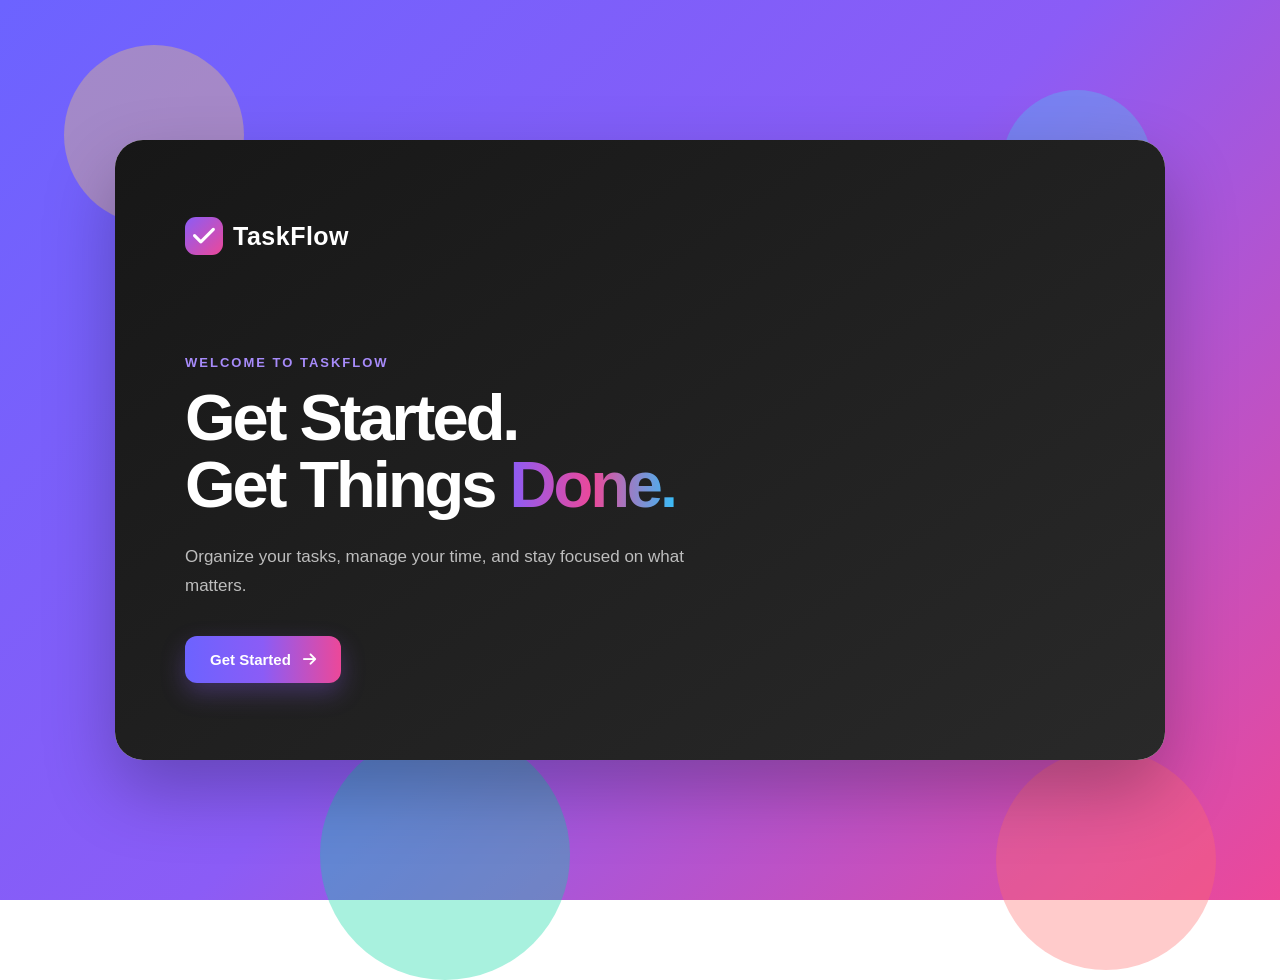
<file: index.html>
<!DOCTYPE html>
<html lang="en">

<head>
    <meta charset="UTF-8">
    <meta name="viewport" content="width=device-width, initial-scale=1.0">
    <title>TaskFlow</title>
    <link rel="stylesheet" href="index.css">
    <link rel="stylesheet" href="https://cdnjs.cloudflare.com/ajax/libs/font-awesome/6.5.2/css/all.min.css">
</head>

<body>

    <nav class="navbar">
        <div class="logo">
            <span><i class="fa-solid fa-check"></i></span>
            TaskFlow
        </div>
        <div class="nav-links">
            <a href="#dashboard" class="nav-link active">
                <span class="nav-icon"><i class="fa-solid fa-house"></i></span>
                <span>Home</span>
            </a>
            <a href="#tasks" class="nav-link">
                <span class="nav-icon"><i class="fa-solid fa-list-check"></i></span>
                <span>My Tasks</span>
            </a>
            <a href="#progress-section" class="nav-link">
                <span class="nav-icon"><i class="fa-solid fa-chart-pie"></i></span>
                <span>Progress</span>
            </a>
            <a href="#settings" class="nav-link">
                <span class="nav-icon"><i class="fa-solid fa-gear"></i></span>
                <span>Settings</span>
            </a>
            <div class="sidebar-bottom">

    <div class="appearance-section">
        <span class="appearance-title">Appearance</span>

        <div class="theme-buttons">
            <button id="lightModeBtn" class="theme-btn">
                <i class="fa-solid fa-sun"></i>
                <span>Light</span>
            </button>

            <button id="darkModeBtn" class="theme-btn">
                <i class="fa-solid fa-moon"></i>
                <span>Dark</span>
            </button>
        </div>
    </div>

    <button id="logoutBtn" class="logout-btn">
        <i class="fa-solid fa-right-from-bracket"></i>
        <span>Logout</span>
    </button>

</div>
        </div>
    </nav>

    <main>

        <section class="dashboard" id="dashboard">
            <div class="welcome">
                <h1>Welcome to TaskFlow</h1>
                <p>Stay organized, stay focused, and get things done.</p>
            </div>

            <div class="stats">
                <div class="stat-card">
                    <h2 id="totalTasks">0</h2>
                    <p>Total Tasks</p>
                </div>
                <div class="stat-card">
                    <h2 id="completedTasks">0</h2>
                    <p>Completed</p>
                </div>
                <div class="stat-card">
                    <h2 id="pendingTasks">0</h2>
                    <p>Pending</p>
                </div>
                <div class="stat-card">
                    <h2 id="progress">0%</h2>
                    <p>Progress</p>
                </div>
            </div>

            <div class="dashboard-action">
                <button id="startBtn" type="button">
                    <i class="fa-solid fa-plus"></i> Add New Task
                </button>
            </div>
        </section>

        <section id="tasks">
            <h1>My Tasks</h1>
            <p class="section-subtitle">Add and manage your daily tasks.</p>

            <div class="search-box">
                <input type="text" id="searchInput" placeholder="Search tasks...">
            </div>

            <div class="task-form">
                <input type="text" id="taskInput" placeholder="Enter your task...">
                <input type="date" id="taskDate">
                <button id="addTaskBtn" type="button">
                    <i class="fa-solid fa-plus"></i> Add Task
                </button>
            </div>

            <div class="task-filters">
                <button class="filter-btn active" data-filter="all" type="button">All</button>
                <button class="filter-btn" data-filter="pending" type="button">Pending</button>
                <button class="filter-btn" data-filter="completed" type="button">Completed</button>
            </div>

            <ul id="taskList"></ul>
        </section>

        <section id="progress-section">
            <h1>Progress</h1>
            <p class="section-subtitle">Track your productivity and task completion.</p>

            <div class="progress-overview">
                <div class="progress-card">
                    <div class="progress-circle">
                        <span id="progressPercentage">0%</span>
                    </div>
                    <div class="progress-content">
                        <h2>Overall Progress</h2>
                        <p id="progressMessage">Start completing your tasks!</p>
                    </div>
                </div>

                <div class="progress-details">
                    <div class="progress-stat">
                        <span class="progress-icon"><i class="fa-solid fa-clipboard-list"></i></span>
                        <h2 id="progressTotal">0</h2>
                        <p>Total Tasks</p>
                    </div>
                    <div class="progress-stat">
                        <span class="progress-icon"><i class="fa-solid fa-circle-check"></i></span>
                        <h2 id="progressCompleted">0</h2>
                        <p>Completed</p>
                    </div>
                    <div class="progress-stat">
                        <span class="progress-icon"><i class="fa-solid fa-hourglass-half"></i></span>
                        <h2 id="progressPending">0</h2>
                        <p>Pending</p>
                    </div>
                </div>
            </div>

            <div class="progress-bar-section">
                <div class="progress-bar-header">
                    <strong>Task Completion</strong>
                    <span id="progressBarText">0%</span>
                </div>
                <div class="progress-bar-container">
                    <div class="progress-bar" id="progressBar"></div>
                </div>
            </div>
        </section>

        <section id="settings">
            <h1>Settings</h1>
            <p class="section-subtitle">Customize your TaskFlow experience.</p>

            <div class="settings-card">
                <h2>Preferences</h2>

                <div class="setting-item">
                    <div>
                        <strong>Save Tasks Automatically</strong>
                        <p>Keep your tasks saved when you refresh the page.</p>
                    </div>
                    <label class="switch">
                        <input type="checkbox" id="autoSave" checked>
                        <span class="slider"></span>
                    </label>
                </div>

                <div class="setting-item">
                    <div>
                        <strong>Show Completed Tasks</strong>
                        <p>Keep completed tasks visible in the task list.</p>
                    </div>
                    <label class="switch">
                        <input type="checkbox" id="showCompleted" checked>
                        <span class="slider"></span>
                    </label>
                </div>
            </div>


            <div class="settings-card">
                <h2>Data Management</h2>
                <p>Remove all tasks from TaskFlow.</p>
                <button id="clearTasksBtn" class="clear-btn" type="button">
                    <i class="fa-solid fa-trash"></i> Clear All Tasks
                </button>
            </div>
        </section>

    </main>

    <script src="script.js"></script>
</body>

</html>
</file>
<file: index.css>
@import url('https://fonts.googleapis.com/css2?family=Poppins:wght@400;500;600;700;800&display=swap');

* {

    margin: 0;

    padding: 0;

    box-sizing: border-box;

}

html {

    scroll-behavior: smooth;

}

:root {

    --background: #f5f3fa;

    --text: #222222;

    --secondary-text: #6b6b76;

    --card: #ffffff;

    --sidebar: #111111;

    --input: #ffffff;

    --border: #e3deed;

    --soft-border: #ece8f3;

    --hover: #f3effa;

    --button:

        linear-gradient(

            135deg,

            #6d63ff 0%,

            #a855f7 50%,

            #ec4899 100%

        );

    --button-text: #ffffff;

    --progress-background: #e8e4f0;

    --purple: #7c5cff;

    --pink: #ec4899;

    --blue: #38bdf8;

    --gradient:

        linear-gradient(

            135deg,

            #6d63ff 0%,

            #a855f7 50%,

            #ec4899 100%

        );

    --gradient-text:

        linear-gradient(

            90deg,

            #7c3aed,

            #c026d3,

            #db2777,

            #0284c7

        );

    --shadow:

        0 8px 25px rgba(50, 30, 80, 0.08);

    --strong-shadow:

        0 15px 35px rgba(50, 30, 80, 0.13);

}

body.dark-mode {

    --background: #090909;

    --text: #ffffff;

    --secondary-text: #a1a1aa;

    --card: #1b1b1b;

    --sidebar: #0e0e0e;

    --input: #151515;

    --border: rgba(255, 255, 255, 0.08);

    --soft-border: rgba(255, 255, 255, 0.06);

    --hover: rgba(139, 92, 246, 0.10);

    --button:

        linear-gradient(

            135deg,

            #6d63ff 0%,

            #a855f7 50%,

            #ec4899 100%

        );

    --button-text: #ffffff;

    --progress-background: #2b2b2b;

    --purple: #8b5cf6;

    --pink: #ec4899;

    --blue: #38bdf8;

    --gradient:

        linear-gradient(

            135deg,

            #6d63ff 0%,

            #a855f7 50%,

            #ec4899 100%

        );

    --gradient-text:

        linear-gradient(

            90deg,

            #8b5cf6,

            #d946ef,

            #ec4899,

            #38bdf8

        );

    --shadow:

        0 10px 30px rgba(0, 0, 0, 0.20);

    --strong-shadow:

        0 18px 40px rgba(0, 0, 0, 0.35);

}

body {

    font-family:

        "Poppins",

        Arial,

        sans-serif;

    background:

        radial-gradient(

            circle at 5% 10%,

            rgba(109, 99, 255, 0.10),

            transparent 25%

        ),

        radial-gradient(

            circle at 95% 15%,

            rgba(236, 72, 153, 0.08),

            transparent 25%

        ),

        var(--background);

    color: var(--text);

    min-height: 100vh;

    transition:

        background 0.4s ease,

        color 0.4s ease;

}

body.dark-mode {

    background:

        radial-gradient(

            circle at 5% 10%,

            rgba(109, 99, 255, 0.08),

            transparent 25%

        ),

        radial-gradient(

            circle at 95% 15%,

            rgba(236, 72, 153, 0.07),

            transparent 25%

        ),

        #090909;

}

::-webkit-scrollbar {

    width: 8px;

}

::-webkit-scrollbar-track {

    background: var(--background);

}

::-webkit-scrollbar-thumb {

    background:

        linear-gradient(

            #7c5cff,

            #ec4899

        );

    border-radius: 20px;

}

::-webkit-scrollbar-thumb:hover {

    background:

        linear-gradient(

            #8b5cf6,

            #f472b6

        );

}

.navbar {

    position: fixed;

    left: 0;

    top: 0;

    width: 240px;

    height: 100vh;

    padding: 30px 20px;

    background:

        linear-gradient(

            180deg,

            #171717 0%,

            #0d0d0d 100%

        );

    border-right:

        1px solid

        rgba(255, 255, 255, 0.06);

    box-shadow:

        8px 0 30px

        rgba(0, 0, 0, 0.20);

    display: flex;

    flex-direction: column;

    z-index: 1000;

    transition:

        background 0.4s ease,

        box-shadow 0.4s ease;

}

.logo {

    display: flex;

    align-items: center;

    font-size: 22px;

    font-weight: 700;

    letter-spacing: 0.3px;

    margin-bottom: 50px;

    color: #ffffff;

    cursor: default;

}

.logo span {

    display: inline-flex;

    justify-content: center;

    align-items: center;

    width: 32px;

    height: 32px;

    margin-right: 8px;

    border-radius: 9px;

    background:

        linear-gradient(

            135deg,

            #7c5cff,

            #d946ef,

            #ec4899

        );

    color: #ffffff;

    box-shadow:

        0 6px 18px

        rgba(139, 92, 246, 0.35);

    transition:

        transform 0.35s ease,

        box-shadow 0.35s ease;

}

.logo:hover span {

    transform:

        rotate(360deg)

        scale(1.08);

    box-shadow:

        0 8px 25px

        rgba(236, 72, 153, 0.40);

}

.nav-links {

    display: flex;

    flex-direction: column;

    gap: 8px;

}

.nav-links a {

    position: relative;

    display: flex;

    align-items: center;

    gap: 12px;

    padding: 13px 15px;

    text-decoration: none;

    color: #a1a1aa;

    border-radius: 11px;

    overflow: hidden;

    transition:

        transform 0.3s ease,

        background 0.3s ease,

        color 0.3s ease,

        box-shadow 0.3s ease;

}

.nav-icon {

    width: 25px;

    display: inline-flex;

    justify-content: center;

    align-items: center;

    font-size: 18px;

    transition:

        transform 0.3s ease,

        color 0.3s ease;

}

.nav-links a:hover {

    transform:

        translateX(6px);

    background:

        linear-gradient(

            90deg,

            rgba(124, 92, 255, 0.18),

            rgba(236, 72, 153, 0.10)

        );

    color: #ffffff;

    box-shadow:

        inset 2px 0 0

        rgba(139, 92, 246, 0.7);

}

.nav-links a:hover .nav-icon {

    transform:

        scale(1.15)

        rotate(-5deg);

    color: #c084fc;

}

.nav-links a.active {

    background:

        linear-gradient(

            135deg,

            #6d63ff,

            #a855f7,

            #ec4899

        );

    color: #ffffff;

    transform:

        translateX(5px);

    box-shadow:

        0 8px 25px

        rgba(139, 92, 246, 0.28);

}

.nav-links a.active::before {

    content: "";

    position: absolute;

    left: 0;

    top: 18%;

    width: 4px;

    height: 64%;

    background: #ffffff;

    border-radius:

        0 5px 5px 0;

    animation:

        navIndicator 0.3s ease;

}

.nav-links a.active .nav-icon {

    transform:

        scale(1.15);

    color: #ffffff;

}

@keyframes navIndicator {

    from {

        height: 0;

        opacity: 0;

    }

    to {

        height: 64%;

        opacity: 1;

    }

}

main {

    margin-left: 240px;

    padding: 40px;

}

.dashboard {

    max-width: 1150px;

    margin: 40px auto;

    padding: 20px;

}

.welcome {

    position: relative;

    margin-bottom: 40px;

}

.welcome h1 {

    font-size: 42px;

    font-weight: 700;

    margin-bottom: 10px;

    letter-spacing: -1.5px;

    color: var(--text);

}

.welcome p {

    font-size: 17px;

    color: var(--secondary-text);

    line-height: 1.7;

}

.gradient-text {

    background:

        var(--gradient-text);

    -webkit-background-clip: text;

    background-clip: text;

    -webkit-text-fill-color: transparent;

}

.stats {

    display: grid;

    grid-template-columns:

        repeat(4, 1fr);

    gap: 22px;

}

.stat-card {

    position: relative;

    overflow: hidden;

    background: var(--card);

    padding: 25px;

    border:

        1px solid

        var(--soft-border);

    border-radius: 18px;

    box-shadow:

        var(--shadow);

    transition:

        transform 0.3s ease,

        box-shadow 0.3s ease,

        border-color 0.3s ease,

        background 0.4s ease;

}

.stat-card::before {

    content: "";

    position: absolute;

    top: 0;

    left: 0;

    width: 100%;

    height: 3px;

    background:

        linear-gradient(

            90deg,

            #6d63ff,

            #a855f7,

            #ec4899,

            #38bdf8

        );

    transform:

        scaleX(0);

    transform-origin: left;

    transition:

        transform 0.4s ease;

}

.stat-card:hover {

    transform:

        translateY(-7px);

    border-color:

        rgba(139, 92, 246, 0.30);

    box-shadow:

        var(--strong-shadow);

}

.stat-card:hover::before {

    transform:

        scaleX(1);

}

.stat-card h2 {

    font-size: 32px;

    font-weight: 700;

    margin-bottom: 8px;

    background:

        var(--gradient-text);

    -webkit-background-clip: text;

    background-clip: text;

    -webkit-text-fill-color: transparent;

}

.stat-card p {

    color: var(--secondary-text);

    font-size: 14px;

}

.dashboard-action {

    margin-top: 35px;

}

#startBtn,

#addTaskBtn {

    border: none;

    border-radius: 11px;

    background:

        linear-gradient(

            135deg,

            #6d63ff,

            #a855f7,

            #ec4899

        );

    color: #ffffff;

    cursor: pointer;

    font-family:

        "Poppins",

        sans-serif;

    font-weight: 600;

    box-shadow:

        0 8px 25px

        rgba(139, 92, 246, 0.30);

    transition:

        transform 0.3s ease,

        box-shadow 0.3s ease,

        opacity 0.3s ease;

}

#startBtn {

    padding:

        13px 22px;

    font-size: 16px;

}

#addTaskBtn {

    padding:

        14px 20px;

    min-width: 120px;

    font-size: 15px;

}

#startBtn:hover,

#addTaskBtn:hover {

    transform:

        translateY(-3px);

    box-shadow:

        0 12px 30px

        rgba(139, 92, 246, 0.45);

}

#tasks,

#progress-section,

#settings {

    min-height: 600px;

    max-width: 1100px;

    margin: 40px auto;

    padding: 40px 20px;

}

#tasks h1,

#progress-section h1,

#settings h1 {

    font-size: 35px;

    font-weight: 700;

    margin-bottom: 15px;

    color: var(--text);

}

#tasks p,

#progress-section p,

#settings p {

    font-size: 17px;

    color: var(--secondary-text);

}

.section-subtitle {

    color: var(--secondary-text);

    font-size: 17px;

    margin-bottom: 30px;

}

.search-box {

    position: relative;

    margin-bottom: 18px;

}

.search-box input {

    width: 100%;

    height: 48px;

    padding:

        12px 18px;

    border:

        1px solid

        var(--border);

    border-radius: 12px;

    background:

        var(--input);

    color:

        var(--text);

    font-family:

        "Poppins",

        sans-serif;

    font-size: 15px;

    outline: none;

    box-shadow:

        var(--shadow);

    transition:

        border-color 0.3s ease,

        box-shadow 0.3s ease,

        transform 0.2s ease,

        background 0.4s ease,

        color 0.4s ease;

}

.search-box input::placeholder {

    color:

        var(--secondary-text);

}

.search-box input:focus {

    transform:

        translateY(-1px);

    border-color:

        #8b5cf6;

    box-shadow:

        0 0 0 3px

        rgba(139, 92, 246, 0.10),

        var(--shadow);

}

.task-form {

    display: flex;

    gap: 12px;

    margin-bottom: 25px;

    padding: 18px;

    background:

        var(--card);

    border:

        1px solid

        var(--soft-border);

    border-radius: 17px;

    box-shadow:

        var(--shadow);

}

#taskInput {

    flex: 1;

}

#taskInput,

#taskDate {

    padding:

        14px 16px;

    border:

        1px solid

        var(--border);

    border-radius: 10px;

    font-family:

        "Poppins",

        sans-serif;

    font-size: 15px;

    outline: none;

    background:

        var(--input);

    color:

        var(--text);

    transition:

        border-color 0.3s ease,

        box-shadow 0.3s ease,

        transform 0.2s ease,

        background 0.4s ease,

        color 0.4s ease;

}

#taskDate {

    cursor: pointer;

}

#taskInput::placeholder {

    color:

        var(--secondary-text);

}

#taskInput:focus,

#taskDate:focus {

    transform:

        translateY(-1px);

    border-color:

        #8b5cf6;

    box-shadow:

        0 0 0 3px

        rgba(139, 92, 246, 0.10);

}

.task-filters {

    display: flex;

    gap: 8px;

    width: fit-content;

    padding: 5px;

    margin-bottom: 20px;

    background:

        var(--hover);

    border:

        1px solid

        var(--soft-border);

    border-radius: 12px;

}

.task-filters button {

    position: relative;

    overflow: hidden;

    padding:

        9px 16px;

    border: none;

    border-radius: 8px;

    background:

        transparent;

    color:

        var(--secondary-text);

    cursor: pointer;

    font-family:

        "Poppins",

        sans-serif;

    font-weight: 500;

    transition:

        transform 0.2s ease,

        background 0.3s ease,

        color 0.3s ease,

        box-shadow 0.3s ease;

}

.task-filters button:hover {

    transform:

        translateY(-2px);

    background:

        rgba(139, 92, 246, 0.10);

    color:

        var(--text);

}

.task-filters button.active {

    background:

        linear-gradient(

            135deg,

            #6d63ff,

            #a855f7,

            #ec4899

        );

    color:

        #ffffff;

    box-shadow:

        0 5px 15px

        rgba(139, 92, 246, 0.25);

}

#taskList {

    list-style: none;

    padding: 0;

    margin: 0;

}

.task-item {

    position: relative;

    overflow: hidden;

    display: flex;

    justify-content:

        space-between;

    align-items: center;

    background:

        var(--card);

    padding:

        19px 20px;

    margin-bottom: 12px;

    border:

        1px solid

        var(--soft-border);

    border-radius: 14px;

    box-shadow:

        var(--shadow);

    animation:

        taskAppear 0.5s ease both;

    transition:

        transform 0.35s ease,

        box-shadow 0.35s ease,

        border-color 0.35s ease,

        background 0.35s ease;

}

.task-item:hover {

    transform:

        translateY(-6px)

        scale(1.01);

    border-color:

        rgba(139, 92, 246, 0.30);

    box-shadow:

        var(--strong-shadow);

}

.task-item::before {

    content: "";

    position: absolute;

    top: 0;

    left: -120%;

    width: 70%;

    height: 100%;

    background:

        linear-gradient(

            110deg,

            transparent 20%,

            rgba(139, 92, 246, 0.08) 50%,

            transparent 80%

        );

    transform:

        skewX(-20deg);

    transition:

        left 0.7s ease;

    pointer-events: none;

}

.task-item:hover::before {

    left: 140%;

}

.task-content {

    display: flex;

    align-items: center;

    gap: 14px;

    transition:

        transform 0.35s ease;

}

.task-item:hover .task-content {

    transform:

        translateX(5px);

}

.task-content strong {

    display: block;

    font-size: 16px;

    margin-bottom: 2px;

    letter-spacing: 0.1px;

    color:

        var(--text);

}

.task-content small {

    display: block;

    margin-top: 2px;

    color:

        var(--secondary-text);

    font-size: 13px;

}

.task-checkbox {

    width: 18px;

    height: 18px;

    cursor: pointer;

    accent-color:

        #8b5cf6;

    transition:

        transform 0.25s ease;

}

.task-item:hover .task-checkbox {

    transform:

        scale(1.15);

}

.task-item .delete-btn {

    border: none;

    background:

        transparent;

    color:

        var(--secondary-text);

    font-size: 18px;

    cursor: pointer;

    padding: 8px;

    border-radius: 8px;

    transition:

        transform 0.25s ease,

        background 0.25s ease,

        color 0.25s ease;

}

.task-item:hover .delete-btn {

    transform:

        scale(1.15)

        rotate(8deg);

    background:

        rgba(236, 72, 153, 0.10);

    color:

        #ec4899;

}

.task-item.completed {

    opacity: 0.60;

}

.task-item.completed strong {

    text-decoration:

        line-through;

    color:

        var(--secondary-text);

}

@keyframes taskAppear {

    from {

        opacity: 0;

        transform:

            translateY(30px)

            scale(0.94);

    }

    to {

        opacity: 1;

        transform:

            translateY(0)

            scale(1);

    }

}

.progress-overview {

    display: flex;

    gap: 25px;

    margin-top: 25px;

}

.progress-card {

    flex: 1;

    min-height: 260px;

    display: flex;

    align-items: center;

    justify-content: center;

    gap: 30px;

    padding: 30px;

    background:

        var(--card);

    border:

        1px solid

        var(--border);

    border-radius: 18px;

    box-shadow:

        var(--shadow);

    text-align: center;

    transition:

        transform 0.3s ease,

        box-shadow 0.3s ease,

        border-color 0.3s ease,

        background 0.4s ease;

}

.progress-card:hover {

    border-color:

        rgba(139, 92, 246, 0.25);

    box-shadow:

        var(--strong-shadow);

}

.progress-circle {

    width: 150px;

    height: 150px;

    flex-shrink: 0;

    border-radius: 50%;

    display: flex;

    align-items: center;

    justify-content: center;

    background:

        var(--input);

    border:

        10px solid

        #8b5cf6;

    box-shadow:

        0 0 0 5px

        rgba(139, 92, 246, 0.08),

        0 10px 30px

        rgba(139, 92, 246, 0.15);

}

.progress-circle span {

    font-size: 30px;

    font-weight: 700;

    color:

        var(--text);

}

.progress-content h2 {

    margin-bottom: 10px;

    color:

        var(--text);

}

.progress-content p {

    color:

        var(--secondary-text);

    line-height: 1.6;

}

.progress-details {

    flex: 1;

    display: flex;

    gap: 15px;

    align-items: stretch;

}

.progress-stat {

    flex: 1;

    padding:

        25px 15px;

    background:

        var(--card);

    border:

        1px solid

        var(--border);

    border-radius: 15px;

    text-align: center;

    box-shadow:

        var(--shadow);

    transition:

        transform 0.3s ease,

        box-shadow 0.3s ease,

        border-color 0.3s ease,

        background 0.4s ease;

}

.progress-stat:hover {

    transform:

        translateY(-5px);

    border-color:

        rgba(139, 92, 246, 0.25);

    box-shadow:

        var(--strong-shadow);

}

.progress-icon {

    display: block;

    font-size: 28px;

    margin-bottom: 12px;

    background:

        linear-gradient(

            90deg,

            #8b5cf6,

            #ec4899,

            #38bdf8

        );

    -webkit-background-clip: text;

    background-clip: text;

    -webkit-text-fill-color: transparent;

}

.progress-stat h2 {

    margin:

        5px 0;

    font-size: 30px;

    color:

        var(--text);

}

.progress-stat p {

    margin: 0;

    color:

        var(--secondary-text);

}

.progress-bar-section {

    margin-top: 25px;

    padding: 25px;

    background:

        var(--card);

    border:

        1px solid

        var(--border);

    border-radius: 15px;

    box-shadow:

        var(--shadow);

    transition:

        box-shadow 0.3s ease,

        border-color 0.3s ease,

        background 0.4s ease;

}

.progress-bar-section:hover {

    border-color:

        rgba(139, 92, 246, 0.25);

    box-shadow:

        var(--strong-shadow);

}

.progress-bar-header {

    display: flex;

    justify-content:

        space-between;

    margin-bottom: 12px;

    color:

        var(--text);

}

.progress-bar-container {

    width: 100%;

    height: 14px;

    background:

        var(--progress-background);

    border-radius: 20px;

    overflow: hidden;

}

.progress-bar {

    height: 100%;

    width: 0%;

    background:

        linear-gradient(

            90deg,

            #6d63ff,

            #a855f7,

            #ec4899,

            #38bdf8

        );

    border-radius: 20px;

    box-shadow:

        0 0 15px

        rgba(139, 92, 246, 0.35);

    transition:

        width 0.5s ease;

}

#progressBarText {

    font-weight: 700;

    background:

        var(--gradient-text);

    -webkit-background-clip: text;

    background-clip: text;

    -webkit-text-fill-color: transparent;

}

.settings-card {

    background:

        var(--card);

    padding: 25px;

    border:

        1px solid

        var(--soft-border);

    border-radius: 17px;

    margin-bottom: 20px;

    box-shadow:

        var(--shadow);

    transition:

        transform 0.3s ease,

        box-shadow 0.3s ease,

        background 0.4s ease,

        border-color 0.3s ease;

}

.settings-card:hover {

    transform:

        translateY(-3px);

    border-color:

        rgba(139, 92, 246, 0.20);

    box-shadow:

        var(--strong-shadow);

}

.settings-card h2 {

    margin-bottom: 20px;

    color:

        var(--text);

}

.settings-card > p {

    color:

        var(--secondary-text);

    margin-bottom: 20px;

}

.setting-item {

    display: flex;

    justify-content:

        space-between;

    align-items: center;

    padding: 18px 0;

    border-bottom:

        1px solid

        var(--soft-border);

    transition:

        background 0.3s ease,

        padding-left 0.3s ease,

        padding-right 0.3s ease;

}

.setting-item:last-child {

    border-bottom:

        none;

}

.setting-item:hover {

    padding-left:

        10px;

    padding-right:

        10px;

    background:

        var(--hover);

    border-radius:

        9px;

}

.setting-item strong {

    font-size: 16px;

    color:

        var(--text);

}

.setting-item p {

    color:

        var(--secondary-text);

    font-size: 14px;

    margin-top: 5px;

}

.switch {

    position: relative;

    width: 50px;

    height: 28px;

}

.switch input {

    opacity: 0;

    width: 0;

    height: 0;

}

.slider {

    position: absolute;

    cursor: pointer;

    inset: 0;

    background:

        #c9c9cf;

    border-radius:

        30px;

    transition:

        background 0.3s ease,

        box-shadow 0.3s ease;

}

body.dark-mode .slider {

    background:

        #38383d;

}

.slider::before {

    content: "";

    position: absolute;

    width: 22px;

    height: 22px;

    left: 3px;

    top: 3px;

    background:

        #ffffff;

    border-radius: 50%;

    box-shadow:

        0 2px 5px

        rgba(0, 0, 0, 0.20);

    transition:

        transform 0.3s ease;

}

.switch input:checked + .slider {

    background:

        linear-gradient(

            90deg,

            #6d63ff,

            #ec4899

        );

    box-shadow:

        0 0 15px

        rgba(139, 92, 246, 0.30);

}

.switch input:checked + .slider::before {

    transform:

        translateX(22px);

}

.theme-buttons {

    display: flex;

    gap: 10px;

}

.theme-btn {

    position: relative;

    overflow: hidden;

    padding:

        11px 18px;

    border:

        1px solid

        var(--border);

    border-radius:

        10px;

    background:

        var(--input);

    color:

        var(--text);

    cursor: pointer;

    font-family:

        "Poppins",

        sans-serif;

    font-weight:

        500;

    transition:

        transform 0.3s ease,

        background 0.4s ease,

        color 0.4s ease,

        border-color 0.4s ease,

        box-shadow 0.4s ease;

}

.theme-btn:hover {

    transform:

        translateY(-3px)

        scale(1.03);

    background:

        var(--hover);

    border-color:

        rgba(139, 92, 246, 0.30);

}

.theme-btn.active {

    background:

        linear-gradient(

            135deg,

            #6d63ff,

            #a855f7,

            #ec4899

        );

    color:

        #ffffff;

    border-color:

        transparent;

    transform:

        scale(1.03);

    box-shadow:

        0 7px 20px

        rgba(139, 92, 246, 0.30);

}

.clear-btn {

    position: relative;

    overflow: hidden;

    padding:

        12px 18px;

    border: none;

    border-radius:

        10px;

    background:

        linear-gradient(

            135deg,

            #6d63ff,

            #a855f7,

            #ec4899

        );

    color:

        #ffffff;

    cursor: pointer;

    font-family:

        "Poppins",

        sans-serif;

    font-weight:

        600;

    box-shadow:

        0 7px 20px

        rgba(139, 92, 246, 0.25);

    transition:

        transform 0.3s ease,

        box-shadow 0.3s ease;

}

.clear-btn:hover {

    transform:

        translateY(-2px);

    box-shadow:

        0 10px 25px

        rgba(139, 92, 246, 0.35);

}

#startBtn,

#addTaskBtn,

.theme-btn,

.clear-btn,

.task-filters button {

    position: relative;

    overflow: hidden;

}

.ripple {

    position: absolute;

    width: 10px;

    height: 10px;

    border-radius: 50%;

    background:

        rgba(255, 255, 255, 0.40);

    transform:

        scale(0);

    animation:

        rippleEffect 0.6s ease-out;

    pointer-events: none;

}

@keyframes rippleEffect {

    to {

        transform:

            scale(20);

        opacity: 0;

    }

}

@media (max-width: 1000px) {

    .stats {

        grid-template-columns:

            repeat(2, 1fr);

    }

    .progress-overview {

        flex-direction:

            column;

    }

}

@media (max-width: 800px) {

    .navbar {

        width:

            190px;

    }

    main {

        margin-left:

            190px;

        padding:

            20px;

    }

    .dashboard {

        padding:

            10px;

    }

    .welcome h1 {

        font-size:

            36px;

    }

}

@media (max-width: 700px) {

    .task-form {

        flex-direction:

            column;

        padding:

            15px;

    }

    #taskInput,

    #taskDate,

    #addTaskBtn {

        width:

            100%;

    }

    .progress-details {

        display:

            grid;

        grid-template-columns:

            repeat(3, 1fr);

    }

    .task-filters {

        width:

            100%;

        justify-content:

            center;

    }

    .welcome h1 {

        font-size:

            34px;

    }

}

@media (max-width: 600px) {

    .navbar {

        position:

            relative;

        width:

            100%;

        height:

            auto;

        padding:

            20px;

    }

    .logo {

        margin-bottom:

            20px;

    }

    .nav-links {

        flex-direction:

            row;

        flex-wrap:

            wrap;

    }

    .nav-links a {

        flex:

            1 1 auto;

        justify-content:

            center;

    }

    main {

        margin-left:

            0;

        padding:

            10px;

    }

    .dashboard {

        margin:

            20px auto;

        padding:

            10px;

    }

    .stats {

        grid-template-columns:

            1fr;

    }

    .welcome h1 {

        font-size:

            32px;

    }

    .welcome p {

        font-size:

            15px;

    }

    #tasks,

    #progress-section,

    #settings {

        padding:

            30px 12px;

    }

}

@media (max-width: 500px) {

    main {

        padding:

            8px;

    }

    .welcome h1 {

        font-size:

            29px;

    }

    .progress-card {

        padding:

            25px 15px;

        flex-direction:

            column;

    }

    .progress-circle {

        width:

            120px;

        height:

            120px;

    }

    .progress-circle span {

        font-size:

            25px;

    }

    .progress-details {

        grid-template-columns:

            1fr;

    }

    .theme-buttons {

        flex-direction:

            column;

    }

    .theme-btn {

        width:

            100%;

    }

    .setting-item {

        gap:

            15px;

    }

}

.sidebar {

    position: fixed;

    left: 0;

    top: 0;

    height: 100vh;

    display: flex;

    flex-direction: column;

}

.sidebar-bottom {

    margin-top: auto;

    padding: 20px;

    border-top: 1px solid var(--border);

}

.appearance-section {

    margin-bottom: 15px;

}

.appearance-title {

    display: block;

    margin-bottom: 10px;

    color: var(--secondary-text);

    font-size: 12px;

    font-weight: 600;

    text-transform: uppercase;

    letter-spacing: 0.8px;

}

.theme-buttons {

    display: flex;

    gap: 8px;

}

.theme-btn {

    flex: 1;

    border: 1px solid var(--border);

    background: var(--input);

    color: var(--secondary-text);

    padding: 10px 8px;

    border-radius: 10px;

    cursor: pointer;

    transition: 0.3s ease;

    font-family: inherit;

    font-size: 13px;

}

.theme-btn i {

    margin-right: 5px;

}

.theme-btn:hover {

    background: var(--hover);

    color: var(--text);

}

.theme-btn.active {

    background: linear-gradient(

        135deg,

        #6d63ff,

        #a855f7,

        #ec4899

    );

    color: #fff;

    border-color: transparent;

}

.logout-btn {

    width: 100%;

    border: none;

    background: transparent;

    color: var(--secondary-text);

    padding: 11px 12px;

    border-radius: 10px;

    cursor: pointer;

    text-align: left;

    font-family: inherit;

    font-size: 14px;

    transition: 0.3s ease;

}

.logout-btn i {

    width: 20px;

    margin-right: 8px;

}

.logout-btn:hover {

    background: rgba(236, 72, 153, 0.1);

    color: #ec4899;

}
</file>
<file: admin.css>
* {
    margin: 0;
    padding: 0;
    box-sizing: border-box;
}
body {
    font-family: Arial, Helvetica, sans-serif;
    background: #f5f6fa;
    color: #202124;
    min-height: 100vh;
}
.sidebar {
    position: fixed;
    left: 0;
    top: 0;
    width: 250px;
    height: 100vh;
    background: #17151f;
    color: white;
    padding: 28px 18px;
    display: flex;
    flex-direction: column;
    z-index: 1000;
}
.logo {
    display: flex;
    align-items: center;
    gap: 12px;
    font-size: 24px;
    font-weight: 700;
    padding: 0 12px 30px;
}
.logo i {
    font-size: 25px;
}
.admin-label {
    display: flex;
    align-items: center;
    gap: 10px;
    background: rgba(255, 255, 255, 0.08);
    padding: 11px 13px;
    border-radius: 10px;
    font-size: 13px;
    margin-bottom: 25px;
    color: #d9d5e8;
}
.sidebar nav {
    display: flex;
    flex-direction: column;
    gap: 8px;
}
.nav-btn {
    width: 100%;
    border: none;
    background: transparent;
    color: #aaa6b8;
    padding: 13px 14px;
    border-radius: 10px;
    display: flex;
    align-items: center;
    gap: 12px;
    font-size: 15px;
    cursor: pointer;
    text-align: left;
    transition: 0.25s;
}
.nav-btn:hover {
    background: rgba(255, 255, 255, 0.08);
    color: white;
}
.nav-btn.active {
    background: #7c3aed;
    color: white;
}
.logout-btn {
    margin-top: auto;
    width: 100%;
    border: none;
    background: rgba(255, 255, 255, 0.08);
    color: #ddd8e8;
    padding: 13px 14px;
    border-radius: 10px;
    display: flex;
    align-items: center;
    gap: 12px;
    font-size: 15px;
    cursor: pointer;
    transition: 0.25s;
}
.logout-btn:hover {
    background: #dc2626;
    color: white;
}
.main-content {
    margin-left: 250px;
    min-height: 100vh;
    padding: 35px;
}
.top-header {
    display: flex;
    justify-content: space-between;
    align-items: center;
    margin-bottom: 35px;
}
.top-header h1 {
    font-size: 30px;
    margin-bottom: 7px;
}
.top-header p {
    color: #777;
    font-size: 14px;
}
.admin-profile {
    display: flex;
    align-items: center;
    gap: 12px;
}
.admin-profile small {
    display: block;
    color: #777;
    margin-top: 3px;
    font-size: 12px;
}
.admin-avatar {
    width: 45px;
    height: 45px;
    border-radius: 50%;
    background: #7c3aed;
    color: white;
    display: flex;
    align-items: center;
    justify-content: center;
}
.stats-grid {
    display: grid;
    grid-template-columns: repeat(4, 1fr);
    gap: 20px;
    margin-bottom: 30px;
}
.stat-card {
    background: white;
    border-radius: 15px;
    padding: 22px;
    display: flex;
    align-items: center;
    gap: 15px;
    box-shadow: 0 4px 20px rgba(0, 0, 0, 0.05);
    transition: 0.25s;
}
.stat-card:hover {
    transform: translateY(-3px);
    box-shadow: 0 8px 25px rgba(0, 0, 0, 0.08);
}
.stat-icon {
    width: 48px;
    height: 48px;
    border-radius: 12px;
    background: #f0e9ff;
    color: #7c3aed;
    display: flex;
    align-items: center;
    justify-content: center;
    font-size: 19px;
}
.stat-card span {
    display: block;
    color: #777;
    font-size: 13px;
    margin-bottom: 5px;
}
.stat-card h2 {
    font-size: 25px;
}
.users-section,
.user-tasks-section {
    background: white;
    border-radius: 16px;
    padding: 25px;
    box-shadow: 0 4px 20px rgba(0, 0, 0, 0.05);
    margin-bottom: 30px;
}
.section-header {
    display: flex;
    justify-content: space-between;
    align-items: center;
    gap: 20px;
    margin-bottom: 25px;
}
.section-header h2 {
    font-size: 21px;
    margin-bottom: 5px;
}
.section-header p {
    color: #777;
    font-size: 13px;
}
</file>
<file: home.css>
* {
    margin: 0;
    padding: 0;
    box-sizing: border-box;
}
body {
    font-family: Arial, sans-serif;
    min-height: 100vh;
    overflow: hidden;
}
.auth-page {
    min-height: 100vh;
    position: relative;
    display: flex;
    align-items: center;
    justify-content: center;
    padding: 30px;
    background: linear-gradient(135deg, #6c63ff, #8b5cf6, #ec4899);
}
.shape {
    position: absolute;
    border-radius: 50%;
    pointer-events: none;
    opacity: 0.35;
}
.shape-one {
    width: 180px;
    height: 180px;
    background: #ffd166;
    top: 5%;
    left: 5%;
}
.shape-two {
    width: 250px;
    height: 250px;
    background: #06d6a0;
    bottom: -80px;
    left: 25%;
}
.shape-three {
    width: 150px;
    height: 150px;
    background: #4cc9f0;
    top: 10%;
    right: 10%;
}
.shape-four {
    width: 220px;
    height: 220px;
    background: #ff6b6b;
    bottom: -70px;
    right: 5%;
}
.auth-container {
    position: relative;
    z-index: 2;
    width: 100%;
    max-width: 1050px;
    min-height: 620px;
    background: white;
    border-radius: 28px;
    overflow: hidden;
    box-shadow: 0 30px 70px rgba(0, 0, 0, 0.25);
}
.hidden {
    display: none !important;
}
.auth-logo {
    display: flex;
    align-items: center;
    color: white;
    font-size: 25px;
    font-weight: 700;
    letter-spacing: 0.5px;
}
.auth-logo span {
    width: 38px;
    height: 38px;
    display: flex;
    align-items: center;
    justify-content: center;
    margin-right: 10px;
    border-radius: 11px;
    background: linear-gradient(135deg, #8b5cf6, #ec4899);
    color: white;
    transition: 0.3s ease;
}
.auth-logo:hover span {
    transform: rotate(360deg);
}
.welcome-screen {
    width: 100%;
    min-height: 620px;
    display: flex;
    align-items: center;
    padding: 55px 70px;
    background: linear-gradient(145deg, #171717, #292929);
    color: white;
    animation: screenAppear 0.5s ease;
}
.welcome-content {
    width: 100%;
}
.welcome-text {
    max-width: 650px;
    margin-top: 100px;
}
.small-heading {
    color: #a78bfa;
    font-size: 13px;
    font-weight: 700;
    letter-spacing: 2px;
    margin-bottom: 15px;
}
.welcome-text h1 {
    font-size: 65px;
    line-height: 1.02;
    letter-spacing: -3px;
    margin-bottom: 25px;
}
.welcome-text h1 span {
    background: linear-gradient(90deg, #8b5cf6, #ec4899, #38bdf8);
    -webkit-background-clip: text;
    -webkit-text-fill-color: transparent;
}
.welcome-description {
    max-width: 500px;
    color: #bdbdbd;
    font-size: 17px;
    line-height: 1.7;
    margin-bottom: 35px;
}
.get-started-btn {
    border: none;
    padding: 15px 25px;
    border-radius: 12px;
    background: linear-gradient(90deg, #6c63ff, #8b5cf6, #ec4899);
    color: white;
    font-size: 15px;
    font-weight: 700;
    cursor: pointer;
    display: flex;
    align-items: center;
    gap: 12px;
    box-shadow: 0 10px 25px rgba(139, 92, 246, 0.3);
    transition: 0.3s ease;
}
.get-started-btn:hover {
    transform: translateY(-4px);
    box-shadow: 0 15px 30px rgba(139, 92, 246, 0.4);
}
.get-started-btn i {
    transition: 0.3s ease;
}
.get-started-btn:hover i {
    transform: translateX(6px);
}
.auth-screen {
    width: 100%;
    min-height: 620px;
    display: grid;
    grid-template-columns: 1fr 1fr;
    animation: screenAppear 0.5s ease;
}
.auth-intro {
    padding: 50px;
    display: flex;
    flex-direction: column;
    background: linear-gradient(145deg, #171717, #292929);
    color: white;
}
.intro-content {
    margin-top: 90px;
}
.intro-content h1 {
    font-size: 54px;
    line-height: 1.05;
    letter-spacing: -2px;
    margin-bottom: 25px;
}
.intro-content h1 span {
    background: linear-gradient(90deg, #a78bfa, #f472b6, #38bdf8);
    -webkit-background-clip: text;
    -webkit-text-fill-color: transparent;
}
.intro-content > p {
    max-width: 390px;
    color: #bdbdbd;
    font-size: 16px;
    line-height: 1.7;
    margin-bottom: 35px;
}
.intro-features {
    display: flex;
    flex-direction: column;
    gap: 15px;
}
.feature {
    display: flex;
    align-items: center;
    gap: 13px;
    color: #e8e8e8;
    font-size: 14px;
}
.feature i {
    width: 32px;
    height: 32px;
    display: flex;
    align-items: center;
    justify-content: center;
    border-radius: 9px;
    background: rgba(255, 255, 255, 0.1);
    color: #c4b5fd;
}
.auth-box {
    padding: 55px 65px;
    display: flex;
    flex-direction: column;
    justify-content: center;
    background: white;
}
.auth-header {
    margin-bottom: 30px;
}
.auth-header h2 {
    font-size: 31px;
    color: #222;
    margin-bottom: 8px;
}
.auth-header p {
    color: #777;
    font-size: 14px;
}
.auth-form {
    display: flex;
    flex-direction: column;
    gap: 18px;
    animation: formAppear 0.4s ease;
}
.auth-form.hidden {
    display: none;
}
.input-group {
    display: flex;
    flex-direction: column;
    gap: 8px;
}
.input-group label {
    font-size: 14px;
    font-weight: 600;
    color: #333;
}
.input-wrapper {
    position: relative;
}
.input-wrapper > i {
    position: absolute;
    left: 15px;
    top: 50%;
    transform: translateY(-50%);
    color: #999;
    font-size: 14px;
}
.input-wrapper input {
    width: 100%;
    height: 48px;
    padding: 0 45px;
    border: 1px solid #ddd;
    border-radius: 11px;
    outline: none;
    background: #fafafa;
    color: #222;
    font-size: 14px;
    transition: 0.3s ease;
}
.input-wrapper input:focus {
    background: white;
    border-color: #8b5cf6;
    box-shadow: 0 0 0 4px rgba(139, 92, 246, 0.12);
}
.password-toggle {
    position: absolute;
    right: 12px;
    top: 50%;
    transform: translateY(-50%);
    border: none;
    background: transparent;
    color: #999;
    cursor: pointer;
    padding: 5px;
}
.password-toggle:hover {
    color: #8b5cf6;
}
.form-options {
    display: flex;
    justify-content: space-between;
    align-items: center;
    font-size: 12px;
}
.form-options a {
    color: #8b5cf6;
    text-decoration: none;
    font-weight: 600;
}
.form-options a:hover {
    text-decoration: underline;
}
.remember {
    display: flex;
    align-items: center;
    gap: 7px;
    color: #777;
    cursor: pointer;
}
.auth-button {
    height: 50px;
    border: none;
    border-radius: 11px;
    background: linear-gradient(90deg, #6c63ff, #8b5cf6, #ec4899);
    color: white;
    font-size: 15px;
    font-weight: 700;
    cursor: pointer;
    display: flex;
    align-items: center;
    justify-content: center;
    gap: 10px;
    box-shadow: 0 8px 20px rgba(139, 92, 246, 0.25);
    transition: 0.3s ease;
}
.auth-button:hover {
    transform: translateY(-3px);
    box-shadow: 0 12px 25px rgba(139, 92, 246, 0.35);
}
.auth-button i {
    transition: 0.3s ease;
}
.auth-button:hover i {
    transform: translateX(5px);
}
.switch-text {
    text-align: center;
    color: #777;
    font-size: 13px;
}
.switch-text button {
    border: none;
    background: transparent;
    color: #8b5cf6;
    font-weight: 700;
    cursor: pointer;
}
.switch-text button:hover {
    color: #ec4899;
}
@keyframes screenAppear {
    from {
        opacity: 0;
        transform: scale(0.98);
    }
    to {
        opacity: 1;
        transform: scale(1);
    }
}
@keyframes formAppear {
    from {
        opacity: 0;
        transform: translateY(10px);
    }
    to {
        opacity: 1;
        transform: translateY(0);
    }
}
@media (max-width: 850px) {
    body {
        overflow: auto;
    }
    .auth-page {
        padding: 15px;
    }
    .auth-container {
        max-width: 500px;
    }
    .welcome-screen {
        min-height: 550px;
        padding: 40px;
    }
    .welcome-text {
        margin-top: 80px;
    }
    .welcome-text h1 {
        font-size: 48px;
    }
    .auth-screen {
        grid-template-columns: 1fr;
        min-height: auto;
    }
    .auth-intro {
        min-height: 330px;
        padding: 35px;
    }
    .intro-content {
        margin-top: 45px;
    }
    .intro-content h1 {
        font-size: 40px;
    }
    .intro-features {
        display: none;
    }
    .auth-box {
        padding: 40px;
    }
}
@media (max-width: 500px) {
    .auth-page {
        padding: 10px;
    }
    .auth-container {
        border-radius: 20px;
    }
    .welcome-screen {
        padding: 30px;
        min-height: 550px;
    }
    .welcome-text {
        margin-top: 70px;
    }
    .welcome-text h1 {
        font-size: 38px;
        letter-spacing: -2px;
    }
    .welcome-description {
        font-size: 15px;
    }
    .auth-intro {
        padding: 30px;
        min-height: 280px;
    }
    .auth-box {
        padding: 30px 25px;
    }
    .intro-content {
        margin-top: 40px;
    }
    .intro-content h1 {
        font-size: 34px;
    }
    .auth-header h2 {
        font-size: 26px;
    }
}
</file>
